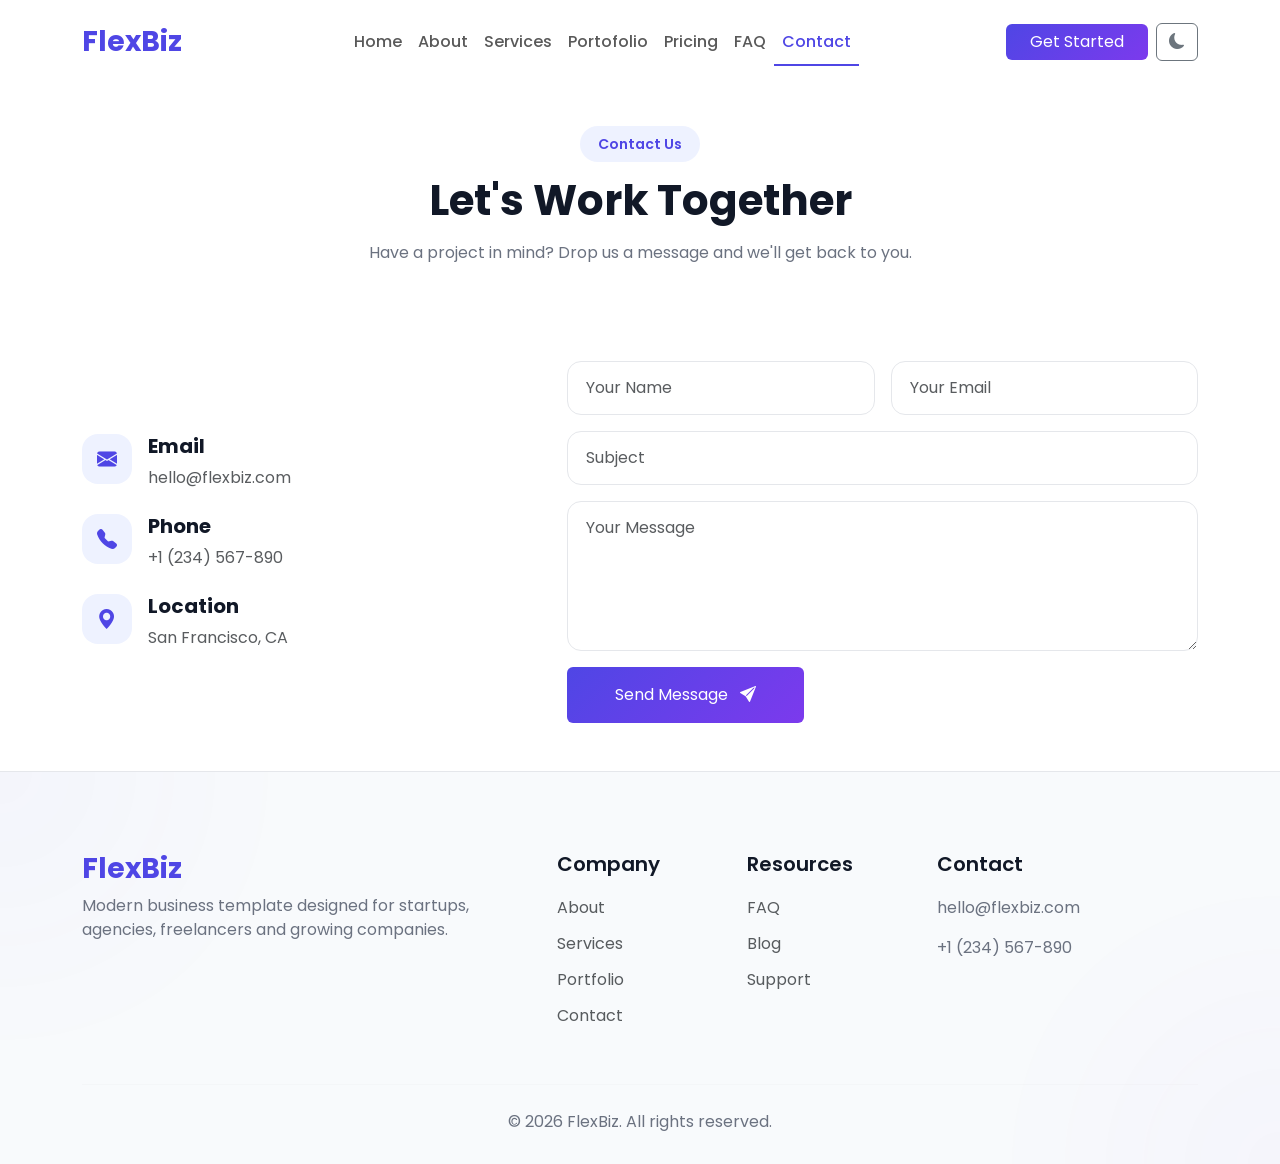
<file: contact.html>
<!DOCTYPE html>
<html lang="en">
<head>
    <meta charset="UTF-8">
    <meta name="viewport" content="width=device-width, initial-scale=1.0">
    <title>Contact - FlexBiz</title>

    <!-- Bootstrap CSS -->
    <link href="https://cdn.jsdelivr.net/npm/bootstrap@5.3.8/dist/css/bootstrap.min.css" rel="stylesheet">

    <!-- Bootstrap Icons -->
    <link rel="stylesheet" href="https://cdn.jsdelivr.net/npm/bootstrap-icons@1.13.1/font/bootstrap-icons.min.css">

    <!-- Google Font -->
    <link href="https://fonts.googleapis.com/css2?family=Poppins:wght@300;400;500;600;700;800&display=swap" rel="stylesheet">

    <!-- Custom CSS -->
    <link rel="stylesheet" href="assets/css/style.css">
    <link rel="stylesheet" href="assets/css/responsive.css">
    <link rel="stylesheet" href="assets/css/darkmode.css">
</head>
<body>

    <!-- ========== NAVBAR ========== -->
    <nav class="navbar navbar-expand-lg bg-white py-3 sticky-top">
        <div class="container">
            <a class="navbar-brand fw-bold fs-3" href="index.html">FlexBiz</a>

            <button class="navbar-toggler" type="button" data-bs-toggle="collapse" data-bs-target="#navbarNav">
                <span class="navbar-toggler-icon"></span>
            </button>

            <div class="collapse navbar-collapse" id="navbarNav">
                <ul class="navbar-nav mx-auto">
                    <li class="nav-item">
                        <a class="nav-link" href="index.html">Home</a>
                    </li>
                    <li class="nav-item">
                        <a class="nav-link" href="about.html">About</a>
                    </li>
                    <li class="nav-item">
                        <a class="nav-link" href="services.html">Services</a>
                    </li>
                    <li class="nav-item">
                        <a class="nav-link" href="portofolio.html">Portofolio</a>
                    </li>
                    <li class="nav-item">
                        <a class="nav-link" href="pricing.html">Pricing</a>
                    </li>
                    <li class="nav-item">
                        <a class="nav-link" href="faq.html">FAQ</a>
                    </li>
                    <li class="nav-item">
                        <a class="nav-link active" href="contact.html">Contact</a>
                    </li>
                </ul>

                <a href="contact.html" class="btn btn-primary px-4">Get Started</a>
                
                <!-- Dark Mode Toggle -->
                <button class="btn btn-outline-secondary ms-2" id="darkModeToggle" type="button">
                    <i class="bi bi-moon-fill"></i>
                </button>
            </div>
        </div>
    </nav>

    <!-- ========== CONTACT SECTION ========== -->
    <section class="contact-section py-5">
        <div class="container">
            <div class="section-header text-center">
                <span class="section-badge">Contact Us</span>
                <h2 class="section-title">Let's Work Together</h2>
                <p class="section-description">
                    Have a project in mind? Drop us a message and we'll get back to you.
                </p>
            </div>

            <div class="row mt-5 g-5 align-items-center">
                <!-- Contact Info -->
                <div class="col-lg-5">
                    <div class="contact-info">
                        <div class="d-flex gap-3 mb-4">
                            <div class="contact-icon-box">
                                <i class="bi bi-envelope-fill"></i>
                            </div>
                            <div>
                                <h5 class="fw-bold">Email</h5>
                                <p class="text-muted mb-0">hello@flexbiz.com</p>
                            </div>
                        </div>
                        <div class="d-flex gap-3 mb-4">
                            <div class="contact-icon-box">
                                <i class="bi bi-telephone-fill"></i>
                            </div>
                            <div>
                                <h5 class="fw-bold">Phone</h5>
                                <p class="text-muted mb-0">+1 (234) 567-890</p>
                            </div>
                        </div>
                        <div class="d-flex gap-3">
                            <div class="contact-icon-box">
                                <i class="bi bi-geo-alt-fill"></i>
                            </div>
                            <div>
                                <h5 class="fw-bold">Location</h5>
                                <p class="text-muted mb-0">San Francisco, CA</p>
                            </div>
                        </div>
                    </div>
                </div>

                <!-- Contact Form -->
                <div class="col-lg-7">
                    <form class="contact-form">
                        <div class="row g-3">
                            <div class="col-md-6">
                                <input type="text" class="form-control" placeholder="Your Name" required>
                            </div>
                            <div class="col-md-6">
                                <input type="email" class="form-control" placeholder="Your Email" required>
                            </div>
                            <div class="col-12">
                                <input type="text" class="form-control" placeholder="Subject">
                            </div>
                            <div class="col-12">
                                <textarea class="form-control" rows="5" placeholder="Your Message" required></textarea>
                            </div>
                            <div class="col-12">
                                <button type="submit" class="btn btn-primary px-5 py-3">
                                    Send Message <i class="bi bi-send-fill ms-2"></i>
                                </button>
                            </div>
                        </div>
                    </form>
                </div>
            </div>
        </div>
    </section>

    <!-- ========== FOOTER ========== -->
    <footer class="footer-section">
        <div class="container">
            <div class="row gy-4">
                <div class="col-lg-5">
                    <h3>FlexBiz</h3>
                    <p>Modern business template designed for startups, agencies, freelancers and growing companies.</p>
                </div>

                <div class="col-lg-2">
                    <h5>Company</h5>
                    <ul>
                        <li><a href="about.html" class="text-decoration-none text-muted">About</a></li>
                        <li><a href="services.html" class="text-decoration-none text-muted">Services</a></li>
                        <li><a href="portfolio.html" class="text-decoration-none text-muted">Portfolio</a></li>
                        <li><a href="contact.html" class="text-decoration-none text-muted">Contact</a></li>
                    </ul>
                </div>

                <div class="col-lg-2">
                    <h5>Resources</h5>
                    <ul>
                        <li><a href="faq.html" class="text-decoration-none text-muted">FAQ</a></li>
                        <li><a href="#" class="text-decoration-none text-muted">Blog</a></li>
                        <li><a href="#" class="text-decoration-none text-muted">Support</a></li>
                    </ul>
                </div>

                <div class="col-lg-3">
                    <h5>Contact</h5>
                    <p>hello@flexbiz.com</p>
                    <p>+1 (234) 567-890</p>
                </div>
            </div>

            <hr>
            <p class="text-center mb-0">© 2026 FlexBiz. All rights reserved.</p>
        </div>
    </footer>

    <!-- Bootstrap JS -->
    <script src="https://cdn.jsdelivr.net/npm/bootstrap@5.3.8/dist/js/bootstrap.bundle.min.js"></script>

    <!-- Custom JS -->
    <script src="assets/js/main.js"></script>
    <script src="assets/js/darkmode.js"></script>
</body>
</html>
</file>
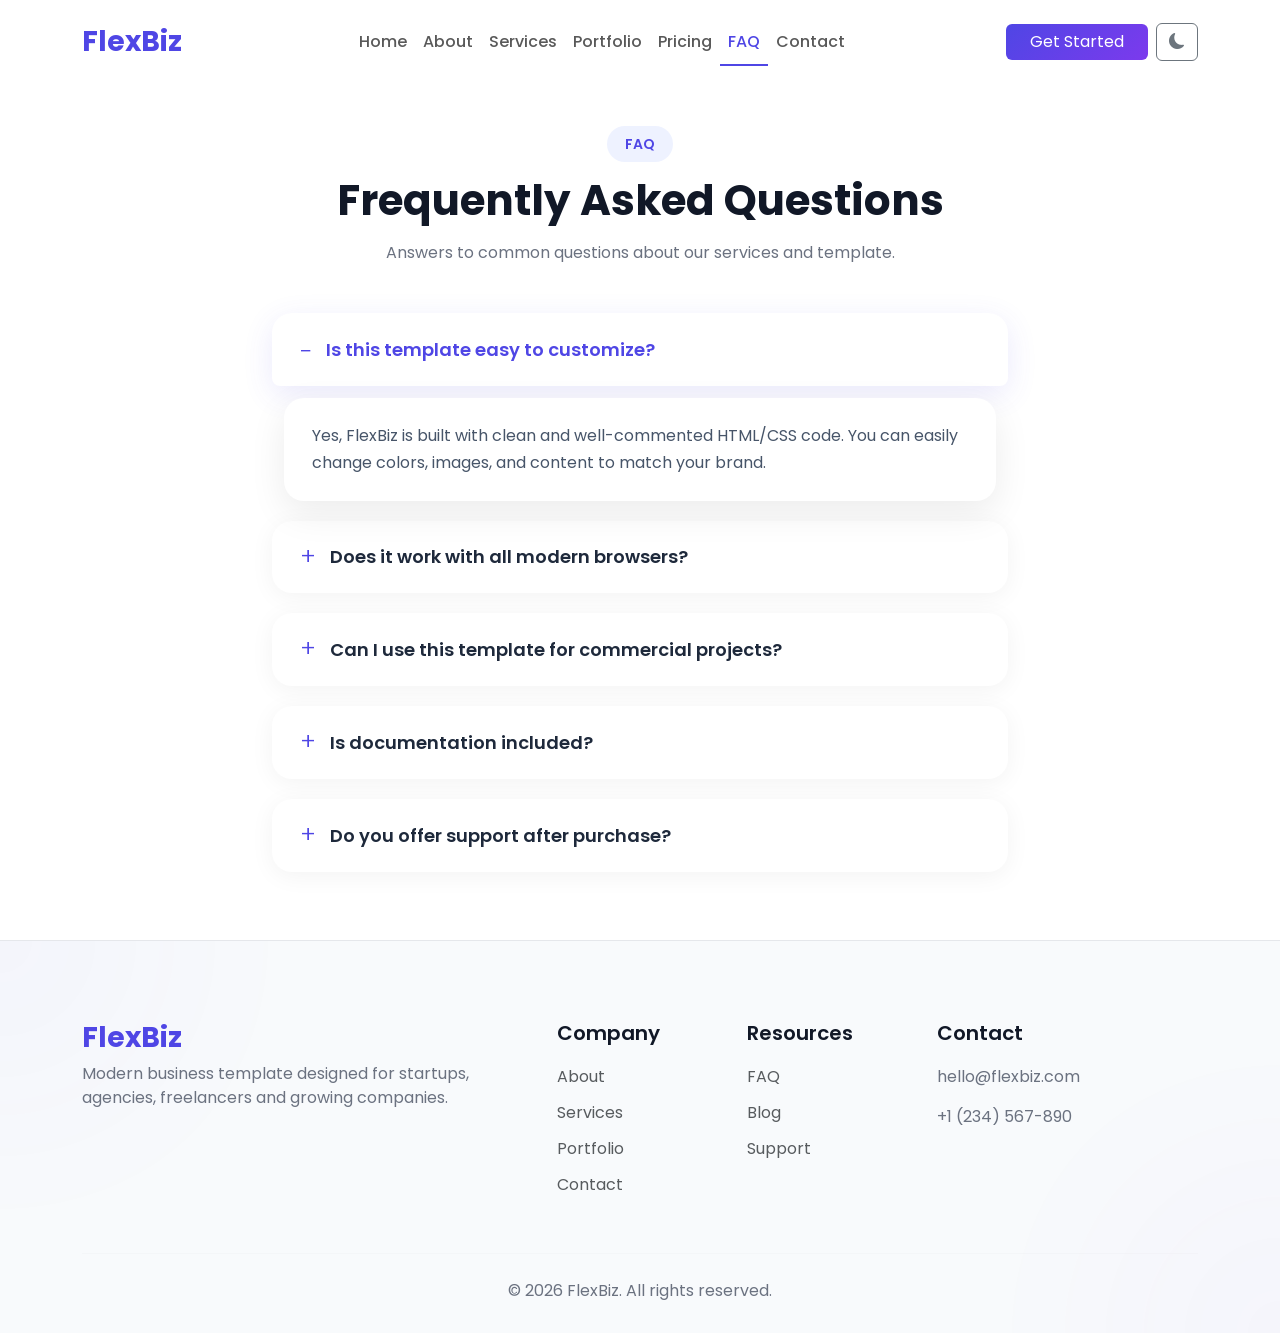
<file: faq.html>
<!DOCTYPE html>
<html lang="en">
<head>
    <meta charset="UTF-8">
    <meta name="viewport" content="width=device-width, initial-scale=1.0">
    <title>FAQ - FlexBiz</title>

    <!-- Bootstrap CSS -->
    <link href="https://cdn.jsdelivr.net/npm/bootstrap@5.3.8/dist/css/bootstrap.min.css" rel="stylesheet">

    <!-- Bootstrap Icons -->
    <link rel="stylesheet" href="https://cdn.jsdelivr.net/npm/bootstrap-icons@1.13.1/font/bootstrap-icons.min.css">

    <!-- Google Font -->
    <link href="https://fonts.googleapis.com/css2?family=Poppins:wght@300;400;500;600;700;800&display=swap" rel="stylesheet">

    <!-- Custom CSS -->
    <link rel="stylesheet" href="assets/css/style.css">
    <link rel="stylesheet" href="assets/css/responsive.css">
    <link rel="stylesheet" href="assets/css/darkmode.css">
</head>
<body>

    <!-- ========== NAVBAR ========== -->
    <nav class="navbar navbar-expand-lg bg-white py-3 sticky-top">
        <div class="container">
            <a class="navbar-brand fw-bold fs-3" href="index.html">FlexBiz</a>

            <button class="navbar-toggler" type="button" data-bs-toggle="collapse" data-bs-target="#navbarNav">
                <span class="navbar-toggler-icon"></span>
            </button>

            <div class="collapse navbar-collapse" id="navbarNav">
                <ul class="navbar-nav mx-auto">
                    <li class="nav-item">
                        <a class="nav-link" href="index.html">Home</a>
                    </li>
                    <li class="nav-item">
                        <a class="nav-link" href="about.html">About</a>
                    </li>
                    <li class="nav-item">
                        <a class="nav-link" href="services.html">Services</a>
                    </li>
                    <li class="nav-item">
                        <a class="nav-link" href="portfolio.html">Portfolio</a>
                    </li>
                    <li class="nav-item">
                        <a class="nav-link" href="pricing.html">Pricing</a>
                    </li>
                    <li class="nav-item">
                        <a class="nav-link active" href="faq.html">FAQ</a>
                    </li>
                    <li class="nav-item">
                        <a class="nav-link" href="contact.html">Contact</a>
                    </li>
                </ul>

                <a href="contact.html" class="btn btn-primary px-4">Get Started</a>
                
                <!-- Dark Mode Toggle -->
                <button class="btn btn-outline-secondary ms-2" id="darkModeToggle" type="button">
                    <i class="bi bi-moon-fill"></i>
                </button>
            </div>
        </div>
    </nav>

    <!-- ========== FAQ SECTION ========== -->
    <section class="faq-section py-5">
        <div class="container">
            <div class="section-header text-center">
                <span class="section-badge">FAQ</span>
                <h2 class="section-title">Frequently Asked Questions</h2>
                <p class="section-description">
                    Answers to common questions about our services and template.
                </p>
            </div>

            <div class="row justify-content-center mt-5">
                <div class="col-lg-8">
                    <div class="accordion faq-floating" id="faqAccordion">
                        
                        <!-- FAQ Item 1 -->
                        <div class="accordion-item">
                            <h2 class="accordion-header">
                                <button class="accordion-button" type="button" data-bs-toggle="collapse" data-bs-target="#faq1" aria-expanded="true">
                                    Is this template easy to customize?
                                </button>
                            </h2>
                            <div id="faq1" class="accordion-collapse collapse show" data-bs-parent="#faqAccordion">
                                <div class="accordion-body">
                                    Yes, FlexBiz is built with clean and well-commented HTML/CSS code. You can easily change colors, images, and content to match your brand.
                                </div>
                            </div>
                        </div>

                        <!-- FAQ Item 2 -->
                        <div class="accordion-item">
                            <h2 class="accordion-header">
                                <button class="accordion-button collapsed" type="button" data-bs-toggle="collapse" data-bs-target="#faq2">
                                    Does it work with all modern browsers?
                                </button>
                            </h2>
                            <div id="faq2" class="accordion-collapse collapse" data-bs-parent="#faqAccordion">
                                <div class="accordion-body">
                                    Absolutely. FlexBiz is compatible with Chrome, Firefox, Safari, Edge, and other modern browsers.
                                </div>
                            </div>
                        </div>

                        <!-- FAQ Item 3 -->
                        <div class="accordion-item">
                            <h2 class="accordion-header">
                                <button class="accordion-button collapsed" type="button" data-bs-toggle="collapse" data-bs-target="#faq3">
                                    Can I use this template for commercial projects?
                                </button>
                            </h2>
                            <div id="faq3" class="accordion-collapse collapse" data-bs-parent="#faqAccordion">
                                <div class="accordion-body">
                                    Yes, with the appropriate license you can use FlexBiz for both personal and commercial client projects.
                                </div>
                            </div>
                        </div>

                        <!-- FAQ Item 4 -->
                        <div class="accordion-item">
                            <h2 class="accordion-header">
                                <button class="accordion-button collapsed" type="button" data-bs-toggle="collapse" data-bs-target="#faq4">
                                    Is documentation included?
                                </button>
                            </h2>
                            <div id="faq4" class="accordion-collapse collapse" data-bs-parent="#faqAccordion">
                                <div class="accordion-body">
                                    Yes, each purchase comes with a detailed PDF documentation to help you get started quickly.
                                </div>
                            </div>
                        </div>

                        <!-- FAQ Item 5 -->
                        <div class="accordion-item">
                            <h2 class="accordion-header">
                                <button class="accordion-button collapsed" type="button" data-bs-toggle="collapse" data-bs-target="#faq5">
                                    Do you offer support after purchase?
                                </button>
                            </h2>
                            <div id="faq5" class="accordion-collapse collapse" data-bs-parent="#faqAccordion">
                                <div class="accordion-body">
                                    Yes, we offer 6 months of support with each purchase, including updates and bug fixes.
                                </div>
                            </div>
                        </div>

                    </div>
                </div>
            </div>
        </div>
    </section>

    <!-- ========== FOOTER ========== -->
    <footer class="footer-section">
        <div class="container">
            <div class="row gy-4">
                <div class="col-lg-5">
                    <h3>FlexBiz</h3>
                    <p>Modern business template designed for startups, agencies, freelancers and growing companies.</p>
                </div>

                <div class="col-lg-2">
                    <h5>Company</h5>
                    <ul>
                        <li><a href="about.html" class="text-decoration-none text-muted">About</a></li>
                        <li><a href="services.html" class="text-decoration-none text-muted">Services</a></li>
                        <li><a href="portfolio.html" class="text-decoration-none text-muted">Portfolio</a></li>
                        <li><a href="contact.html" class="text-decoration-none text-muted">Contact</a></li>
                    </ul>
                </div>

                <div class="col-lg-2">
                    <h5>Resources</h5>
                    <ul>
                        <li><a href="faq.html" class="text-decoration-none text-muted">FAQ</a></li>
                        <li><a href="#" class="text-decoration-none text-muted">Blog</a></li>
                        <li><a href="#" class="text-decoration-none text-muted">Support</a></li>
                    </ul>
                </div>

                <div class="col-lg-3">
                    <h5>Contact</h5>
                    <p>hello@flexbiz.com</p>
                    <p>+1 (234) 567-890</p>
                </div>
            </div>

            <hr>
            <p class="text-center mb-0">© 2026 FlexBiz. All rights reserved.</p>
        </div>
    </footer>

    <!-- Bootstrap JS -->
    <script src="https://cdn.jsdelivr.net/npm/bootstrap@5.3.8/dist/js/bootstrap.bundle.min.js"></script>

    <!-- Custom JS -->
    <script src="assets/js/main.js"></script>
    <script src="assets/js/darkmode.js"></script>
</body>
</html>
</file>
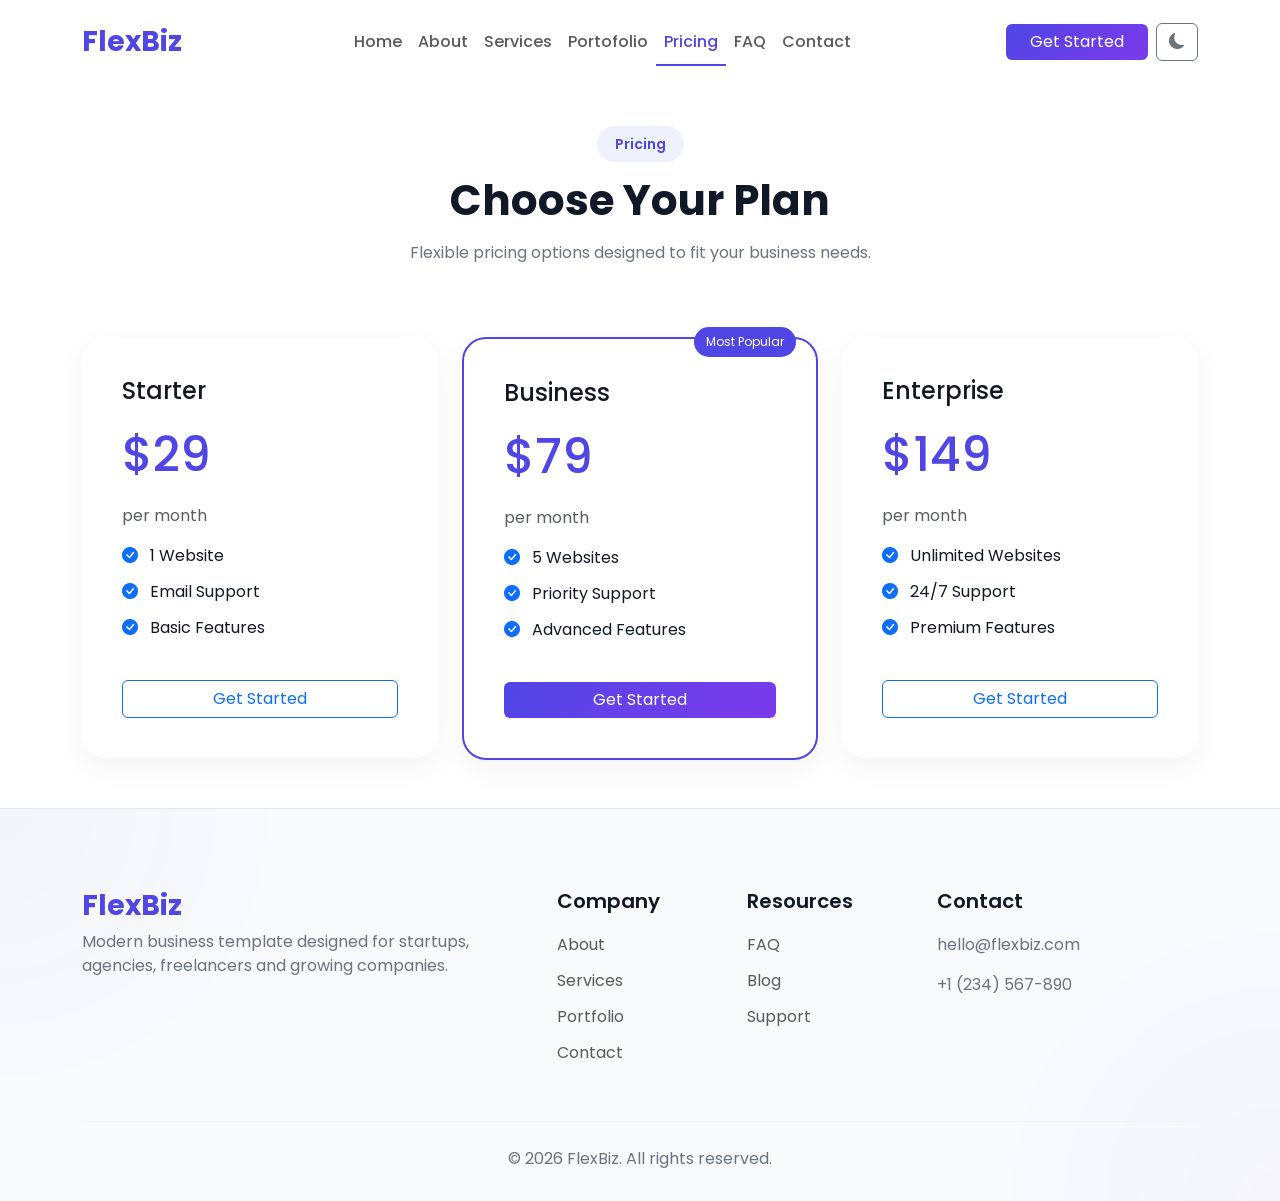
<file: pricing.html>
<!DOCTYPE html>
<html lang="en">
<head>
    <meta charset="UTF-8">
    <meta name="viewport" content="width=device-width, initial-scale=1.0">
    <title>Pricing - FlexBiz</title>

    <!-- Bootstrap CSS -->
    <link href="https://cdn.jsdelivr.net/npm/bootstrap@5.3.8/dist/css/bootstrap.min.css" rel="stylesheet">

    <!-- Bootstrap Icons -->
    <link rel="stylesheet" href="https://cdn.jsdelivr.net/npm/bootstrap-icons@1.13.1/font/bootstrap-icons.min.css">

    <!-- Google Font -->
    <link href="https://fonts.googleapis.com/css2?family=Poppins:wght@300;400;500;600;700;800&display=swap" rel="stylesheet">

    <!-- Custom CSS -->
    <link rel="stylesheet" href="assets/css/style.css">
    <link rel="stylesheet" href="assets/css/responsive.css">
    <link rel="stylesheet" href="assets/css/darkmode.css">
</head>
<body>

    <!-- ========== NAVBAR ========== -->
    <nav class="navbar navbar-expand-lg bg-white py-3 sticky-top">
        <div class="container">
            <a class="navbar-brand fw-bold fs-3" href="index.html">FlexBiz</a>

            <button class="navbar-toggler" type="button" data-bs-toggle="collapse" data-bs-target="#navbarNav">
                <span class="navbar-toggler-icon"></span>
            </button>

            <div class="collapse navbar-collapse" id="navbarNav">
                <ul class="navbar-nav mx-auto">
                    <li class="nav-item">
                        <a class="nav-link" href="index.html">Home</a>
                    </li>
                    <li class="nav-item">
                        <a class="nav-link" href="about.html">About</a>
                    </li>
                    <li class="nav-item">
                        <a class="nav-link" href="services.html">Services</a>
                    </li>
                    <li class="nav-item">
                        <a class="nav-link" href="portofolio.html">Portofolio</a>
                    </li>
                    <li class="nav-item">
                        <a class="nav-link active" href="pricing.html">Pricing</a>
                    </li>
                    <li class="nav-item">
                        <a class="nav-link" href="faq.html">FAQ</a>
                    </li>
                    <li class="nav-item">
                        <a class="nav-link" href="contact.html">Contact</a>
                    </li>
                </ul>

                <a href="contact.html" class="btn btn-primary px-4">Get Started</a>
                
                <!-- Dark Mode Toggle -->
                <button class="btn btn-outline-secondary ms-2" id="darkModeToggle" type="button">
                    <i class="bi bi-moon-fill"></i>
                </button>
            </div>
        </div>
    </nav>

    <!-- ========== PRICING SECTION ========== -->
    <section class="pricing-section py-5">
        <div class="container">
            <div class="section-header text-center">
                <span class="section-badge">Pricing</span>
                <h2 class="section-title">Choose Your Plan</h2>
                <p class="section-description">
                    Flexible pricing options designed to fit your business needs.
                </p>
            </div>

            <div class="row mt-5 g-4">
                <!-- Starter -->
                <div class="col-lg-4">
                    <div class="pricing-card">
                        <h4>Starter</h4>
                        <h2>$29</h2>
                        <p class="text-muted">per month</p>
                        <ul>
                            <li><i class="bi bi-check-circle-fill text-primary me-2"></i> 1 Website</li>
                            <li><i class="bi bi-check-circle-fill text-primary me-2"></i> Email Support</li>
                            <li><i class="bi bi-check-circle-fill text-primary me-2"></i> Basic Features</li>
                        </ul>
                        <a href="contact.html" class="btn btn-outline-primary w-100 mt-4">Get Started</a>
                    </div>
                </div>

                <!-- Business (Featured) -->
                <div class="col-lg-4">
                    <div class="pricing-card featured">
                        <span class="popular-badge">Most Popular</span>
                        <h4>Business</h4>
                        <h2>$79</h2>
                        <p class="text-muted">per month</p>
                        <ul>
                            <li><i class="bi bi-check-circle-fill text-primary me-2"></i> 5 Websites</li>
                            <li><i class="bi bi-check-circle-fill text-primary me-2"></i> Priority Support</li>
                            <li><i class="bi bi-check-circle-fill text-primary me-2"></i> Advanced Features</li>
                        </ul>
                        <a href="contact.html" class="btn btn-primary w-100 mt-4">Get Started</a>
                    </div>
                </div>

                <!-- Enterprise -->
                <div class="col-lg-4">
                    <div class="pricing-card">
                        <h4>Enterprise</h4>
                        <h2>$149</h2>
                        <p class="text-muted">per month</p>
                        <ul>
                            <li><i class="bi bi-check-circle-fill text-primary me-2"></i> Unlimited Websites</li>
                            <li><i class="bi bi-check-circle-fill text-primary me-2"></i> 24/7 Support</li>
                            <li><i class="bi bi-check-circle-fill text-primary me-2"></i> Premium Features</li>
                        </ul>
                        <a href="contact.html" class="btn btn-outline-primary w-100 mt-4">Get Started</a>
                    </div>
                </div>
            </div>
        </div>
    </section>

    <!-- ========== FOOTER ========== -->
    <footer class="footer-section">
        <div class="container">
            <div class="row gy-4">
                <div class="col-lg-5">
                    <h3>FlexBiz</h3>
                    <p>Modern business template designed for startups, agencies, freelancers and growing companies.</p>
                </div>

                <div class="col-lg-2">
                    <h5>Company</h5>
                    <ul>
                        <li><a href="about.html" class="text-decoration-none text-muted">About</a></li>
                        <li><a href="services.html" class="text-decoration-none text-muted">Services</a></li>
                        <li><a href="portfolio.html" class="text-decoration-none text-muted">Portfolio</a></li>
                        <li><a href="contact.html" class="text-decoration-none text-muted">Contact</a></li>
                    </ul>
                </div>

                <div class="col-lg-2">
                    <h5>Resources</h5>
                    <ul>
                        <li><a href="faq.html" class="text-decoration-none text-muted">FAQ</a></li>
                        <li><a href="#" class="text-decoration-none text-muted">Blog</a></li>
                        <li><a href="#" class="text-decoration-none text-muted">Support</a></li>
                    </ul>
                </div>

                <div class="col-lg-3">
                    <h5>Contact</h5>
                    <p>hello@flexbiz.com</p>
                    <p>+1 (234) 567-890</p>
                </div>
            </div>

            <hr>
            <p class="text-center mb-0">© 2026 FlexBiz. All rights reserved.</p>
        </div>
    </footer>

    <!-- Bootstrap JS -->
    <script src="https://cdn.jsdelivr.net/npm/bootstrap@5.3.8/dist/js/bootstrap.bundle.min.js"></script>

    <!-- Custom JS -->
    <script src="assets/js/main.js"></script>
    <script src="assets/js/darkmode.js"></script>
</body>
</html>
</file>
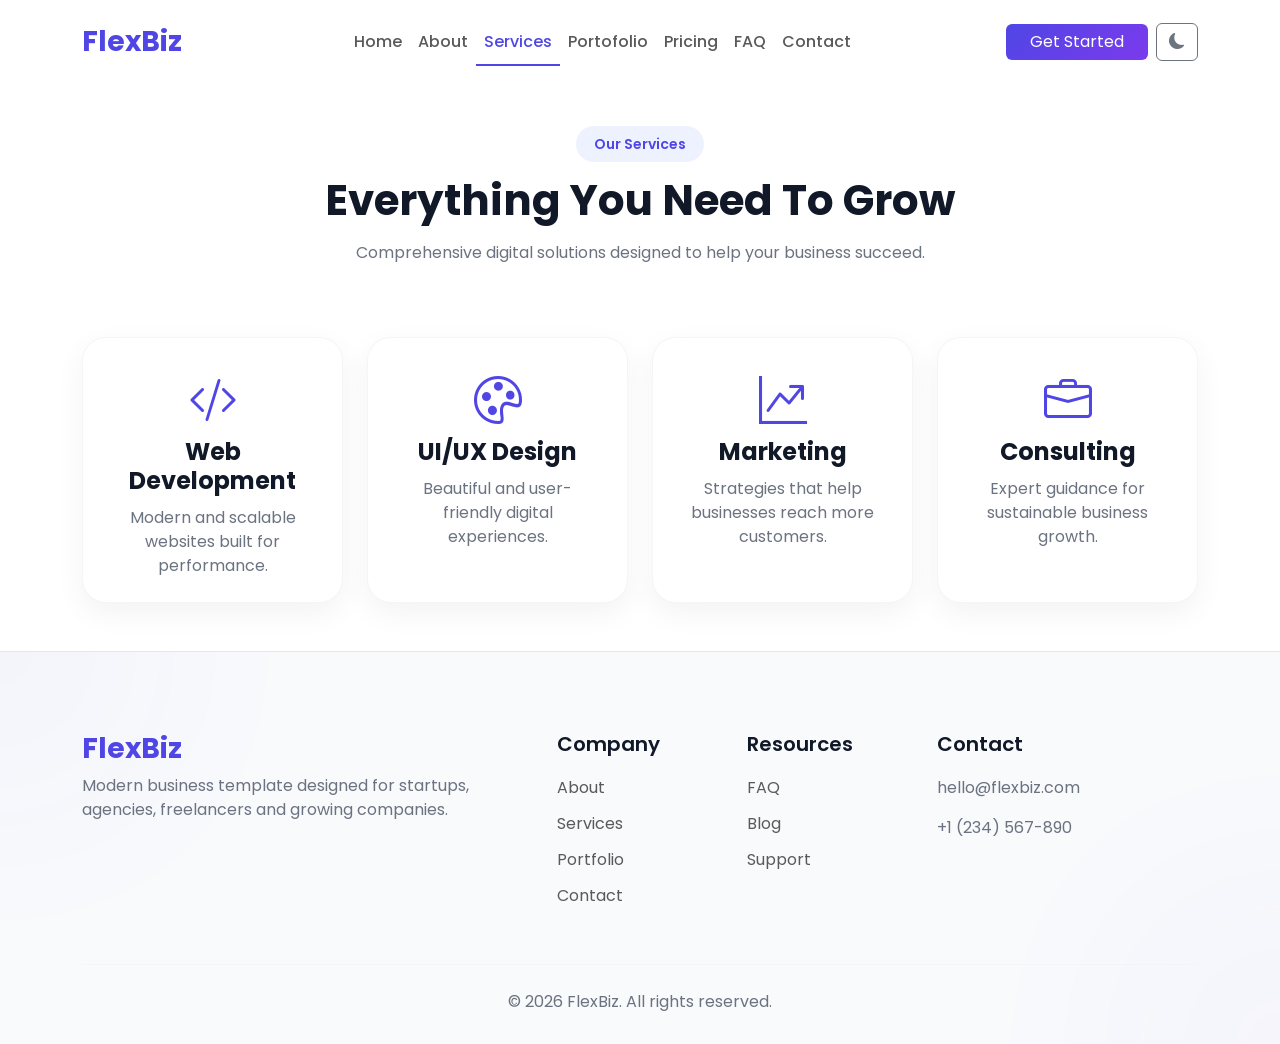
<file: services.html>
<!DOCTYPE html>
<html lang="en">
<head>
    <meta charset="UTF-8">
    <meta name="viewport" content="width=device-width, initial-scale=1.0">
    <title>Services - FlexBiz</title>

    <!-- Bootstrap CSS -->
    <link href="https://cdn.jsdelivr.net/npm/bootstrap@5.3.8/dist/css/bootstrap.min.css" rel="stylesheet">

    <!-- Bootstrap Icons -->
    <link rel="stylesheet" href="https://cdn.jsdelivr.net/npm/bootstrap-icons@1.13.1/font/bootstrap-icons.min.css">

    <!-- Google Font -->
    <link href="https://fonts.googleapis.com/css2?family=Poppins:wght@300;400;500;600;700;800&display=swap" rel="stylesheet">

    <!-- Custom CSS -->
    <link rel="stylesheet" href="assets/css/style.css">
    <link rel="stylesheet" href="assets/css/responsive.css">
    <link rel="stylesheet" href="assets/css/darkmode.css">
</head>
<body>

    <!-- ========== NAVBAR ========== -->
    <nav class="navbar navbar-expand-lg bg-white py-3 sticky-top">
        <div class="container">
            <a class="navbar-brand fw-bold fs-3" href="index.html">FlexBiz</a>

            <button class="navbar-toggler" type="button" data-bs-toggle="collapse" data-bs-target="#navbarNav">
                <span class="navbar-toggler-icon"></span>
            </button>

            <div class="collapse navbar-collapse" id="navbarNav">
                <ul class="navbar-nav mx-auto">
                    <li class="nav-item">
                        <a class="nav-link" href="index.html">Home</a>
                    </li>
                    <li class="nav-item">
                        <a class="nav-link" href="about.html">About</a>
                    </li>
                    <li class="nav-item">
                        <a class="nav-link active" href="services.html">Services</a>
                    </li>
                    <li class="nav-item">
                        <a class="nav-link" href="portofolio.html">Portofolio</a>
                    </li>
                    <li class="nav-item">
                        <a class="nav-link" href="pricing.html">Pricing</a>
                    </li>
                    <li class="nav-item">
                        <a class="nav-link" href="faq.html">FAQ</a>
                    </li>
                    <li class="nav-item">
                        <a class="nav-link" href="contact.html">Contact</a>
                    </li>
                </ul>

                <a href="contact.html" class="btn btn-primary px-4">Get Started</a>
                
                <!-- Dark Mode Toggle -->
                <button class="btn btn-outline-secondary ms-2" id="darkModeToggle" type="button">
                    <i class="bi bi-moon-fill"></i>
                </button>
            </div>
        </div>
    </nav>

    <!-- ========== SERVICES SECTION ========== -->
    <section class="services-section py-5">
        <div class="container">
            <div class="section-header text-center">
                <span class="section-badge">Our Services</span>
                <h2 class="section-title">Everything You Need To Grow</h2>
                <p class="section-description">
                    Comprehensive digital solutions designed to help your business succeed.
                </p>
            </div>

            <div class="row mt-5 g-4">
                <!-- Service 1 -->
                <div class="col-md-6 col-lg-3">
                    <div class="service-card">
                        <i class="bi bi-code-slash service-icon"></i>
                        <h4>Web Development</h4>
                        <p>Modern and scalable websites built for performance.</p>
                    </div>
                </div>

                <!-- Service 2 -->
                <div class="col-md-6 col-lg-3">
                    <div class="service-card">
                        <i class="bi bi-palette service-icon"></i>
                        <h4>UI/UX Design</h4>
                        <p>Beautiful and user-friendly digital experiences.</p>
                    </div>
                </div>

                <!-- Service 3 -->
                <div class="col-md-6 col-lg-3">
                    <div class="service-card">
                        <i class="bi bi-graph-up-arrow service-icon"></i>
                        <h4>Marketing</h4>
                        <p>Strategies that help businesses reach more customers.</p>
                    </div>
                </div>

                <!-- Service 4 -->
                <div class="col-md-6 col-lg-3">
                    <div class="service-card">
                        <i class="bi bi-briefcase service-icon"></i>
                        <h4>Consulting</h4>
                        <p>Expert guidance for sustainable business growth.</p>
                    </div>
                </div>
            </div>
        </div>
    </section>

    <!-- ========== FOOTER ========== -->
    <footer class="footer-section">
        <div class="container">
            <div class="row gy-4">
                <div class="col-lg-5">
                    <h3>FlexBiz</h3>
                    <p>Modern business template designed for startups, agencies, freelancers and growing companies.</p>
                </div>

                <div class="col-lg-2">
                    <h5>Company</h5>
                    <ul>
                        <li><a href="about.html" class="text-decoration-none text-muted">About</a></li>
                        <li><a href="services.html" class="text-decoration-none text-muted">Services</a></li>
                        <li><a href="portfolio.html" class="text-decoration-none text-muted">Portfolio</a></li>
                        <li><a href="contact.html" class="text-decoration-none text-muted">Contact</a></li>
                    </ul>
                </div>

                <div class="col-lg-2">
                    <h5>Resources</h5>
                    <ul>
                        <li><a href="faq.html" class="text-decoration-none text-muted">FAQ</a></li>
                        <li><a href="#" class="text-decoration-none text-muted">Blog</a></li>
                        <li><a href="#" class="text-decoration-none text-muted">Support</a></li>
                    </ul>
                </div>

                <div class="col-lg-3">
                    <h5>Contact</h5>
                    <p>hello@flexbiz.com</p>
                    <p>+1 (234) 567-890</p>
                </div>
            </div>

            <hr>
            <p class="text-center mb-0">© 2026 FlexBiz. All rights reserved.</p>
        </div>
    </footer>

    <!-- Bootstrap JS -->
    <script src="https://cdn.jsdelivr.net/npm/bootstrap@5.3.8/dist/js/bootstrap.bundle.min.js"></script>

    <!-- Custom JS -->
    <script src="assets/js/main.js"></script>
    <script src="assets/js/darkmode.js"></script>
</body>
</html>
</file>
<file: assets/css/style.css>
/* ============================================================
   FLEXBIZ - Main Stylesheet (Premium SaaS Theme)
   ============================================================ */

/* ========== RESET & VARIABLES ========== */
* {
    margin: 0;
    padding: 0;
    box-sizing: border-box;
}

:root {
    --primary: #4F46E5;
    --secondary: #7C3AED;
    --text-light: #6B7280;
}

body {
    font-family: 'Poppins', sans-serif;
    color: #111827;
}

/* ========== GLOBAL COMPONENTS ========== */

/* Brand / Logo */
.navbar-brand {
    color: var(--primary);
    transition: color 0.3s;
}
.navbar-brand:hover {
    color: var(--secondary);
}

/* Tombol Primary */
.btn-primary {
    background: linear-gradient(135deg, var(--primary), var(--secondary));
    border: none;
}

/* Gradient Text */
.gradient-text {
    background: linear-gradient(135deg, #4F46E5, #7C3AED);
    -webkit-background-clip: text;
    -webkit-text-fill-color: transparent;
}

/* Badge Section */
.section-badge {
    background: #EEF2FF;
    color: #4F46E5;
    padding: 8px 18px;
    border-radius: 999px;
    font-size: 14px;
    font-weight: 600;
}

.section-title {
    margin-top: 20px;
    font-size: 42px;
    font-weight: 700;
}

.section-description {
    max-width: 650px;
    margin: 15px auto;
    color: #6B7280;
}

/* ========== NAVBAR HOVER EFFECT ========== */
.navbar .nav-link {
    position: relative;
    font-weight: 500;
    transition: color 0.3s;
}

.navbar .nav-link::after {
    content: '';
    position: absolute;
    bottom: -4px;
    left: 0;
    width: 0;
    height: 2px;
    background: #4F46E5;
    transition: width 0.3s ease;
}

.navbar .nav-link:hover {
    color: #4F46E5;
}

.navbar .nav-link:hover::after {
    width: 100%;
}

.navbar .nav-link.active {
    color: #4F46E5 !important;
}

.navbar .nav-link.active::after {
    width: 100%;
}

/* ========== HERO SECTION ========== */
.hero-section {
    position: relative;
    overflow: hidden;
    background: #f8fafc;
}

.hero-glow {
    position: absolute;
    border-radius: 50%;
    filter: blur(120px);
}

.glow-1 {
    width: 300px;
    height: 300px;
    background: #4F46E5;
    opacity: 0.15;
    top: -50px;
    left: -50px;
}

.glow-2 {
    width: 300px;
    height: 300px;
    background: #7C3AED;
    opacity: 0.15;
    bottom: -50px;
    right: -50px;
}

.hero-badge {
    display: inline-block;
    background: #EEF2FF;
    color: var(--primary);
    padding: 10px 18px;
    border-radius: 999px;
    font-size: 14px;
    font-weight: 600;
}

.hero-title {
    font-size: 72px;
    font-weight: 800;
    line-height: 1.1;
}

.hero-description {
    margin-top: 20px;
    font-size: 18px;
    color: var(--text-light);
    max-width: 550px;
}

.hero-buttons {
    margin-top: 35px;
}

.hero-social-proof {
    display: flex;
    align-items: center;
    gap: 15px;
    margin-top: 35px;
    flex-wrap: wrap;
}

.avatar-group {
    display: flex;
}

.avatar-group img {
    width: 45px;
    height: 45px;
    border-radius: 50%;
    border: 3px solid white;
    margin-left: -10px;
}

.avatar-group img:first-child {
    margin-left: 0;
}

.hero-social-proof p {
    margin: 0;
    color: #6B7280;
    font-size: 14px;
}

/* Dashboard Card (Hero) */
.hero-card {
    background: white;
    border-radius: 24px;
    padding: 35px;
    border: 1px solid rgba(79, 70, 229, 0.08);
    box-shadow: 0 25px 60px rgba(79, 70, 229, 0.12);
    transition: all 0.3s ease;
}

.hero-card:hover {
    transform: translateY(-5px);
}

.dashboard-header {
    font-weight: 700;
    font-size: 28px;
    margin-bottom: 25px;
}

.dashboard-content {
    display: grid;
    grid-template-columns: repeat(2, 1fr);
    gap: 20px;
}

.stat-box {
    background: #f8fafc;
    border-radius: 18px;
    padding: 30px;
    text-align: center;
    transition: 0.3s;
}

.stat-box:hover {
    transform: translateY(-3px);
}

.stat-box h3 {
    color: var(--primary);
    font-weight: 800;
    font-size: 42px;
    margin-bottom: 10px;
}

.stat-box p {
    margin-top: 8px;
    color: var(--text-light);
}

.stat-icon {
    font-size: 24px;
    color: #4F46E5;
    margin-bottom: 15px;
    display: block;
}

/* ========== TRUSTED BY ========== */
.trusted-title {
    color: #6B7280;
    margin-bottom: 30px;
}

.trusted-logos {
    display: flex;
    justify-content: center;
    gap: 60px;
    flex-wrap: wrap;
}

.trusted-logos span {
    font-size: 22px;
    font-weight: 700;
    color: #9CA3AF;
}

/* ========== SERVICES ========== */
.service-card {
    background: white;
    padding: 28px 28px 24px;
    border-radius: 24px;
    text-align: center;
    border: 1px solid rgba(0, 0, 0, 0.04);
    box-shadow: 0 10px 30px rgba(0, 0, 0, 0.05);
    transition: all 0.35s cubic-bezier(0.25, 0.46, 0.45, 0.94);
    position: relative;
    z-index: 1;
    height: 100%;
}

.service-card:hover {
    transform: translateY(-12px);
    border-color: rgba(79, 70, 229, 0.2);
    box-shadow: 0 25px 50px rgba(79, 70, 229, 0.15);
}

.service-icon {
    font-size: 48px;
    color: #4F46E5;
    margin-bottom: 20px;
}

.service-card h4 {
    margin: 0 0 10px;
    font-weight: 700;
}

.service-card p {
    margin: 0;
    color: #6B7280;
    line-height: 1.5;
}

/* Featured service */
.service-card.featured-card {
    border: 2px solid rgba(79, 70, 229, 0.3);
    box-shadow: 0 15px 40px rgba(79, 70, 229, 0.12);
}

.service-card.featured-card:hover {
    border-color: #4F46E5;
    box-shadow: 0 25px 60px rgba(79, 70, 229, 0.25);
}

.featured-badge {
    display: inline-block;
    background: linear-gradient(135deg, #4F46E5, #7C3AED);
    color: white;
    font-size: 11px;
    font-weight: 600;
    padding: 4px 12px;
    border-radius: 20px;
    position: absolute;
    top: -12px;
    left: 50%;
    transform: translateX(-50%);
    white-space: nowrap;
    z-index: 2;
}

/* ========== ABOUT ========== */
.about-section {
    background: #ffffff;
}

.about-image img {
    border-radius: 24px;
    box-shadow: 0 20px 50px rgba(0, 0, 0, 0.08);
}

.about-text {
    color: #6B7280;
    line-height: 1.8;
    margin-top: 15px;
}

/* ========== STATS ========== */
.stats-section {
    background: #f8fafc;
}

.stat-card {
    background: white;
    padding: 35px;
    border-radius: 24px;
    text-align: center;
    box-shadow: 0 10px 30px rgba(0, 0, 0, 0.05);
    transition: 0.3s;
}

.stat-card:hover {
    transform: translateY(-8px);
}

.stat-card h2 {
    color: #4F46E5;
    font-weight: 800;
    margin-bottom: 10px;
}

.stat-card p {
    color: #6B7280;
    margin: 0;
}

/* ========== PORTOFOLIO ========== */
.portofolio-section {
    background: #ffffff;
}

.portofolio-card {
    background: white;
    border-radius: 24px;
    overflow: hidden;
    box-shadow: 0 10px 30px rgba(0, 0, 0, 0.06);
    transition: 0.3s;
}

.portofolio-card:hover {
    transform: translateY(-10px);
}

.portofolio-card img {
    width: 100%;
    height: 250px;
    object-fit: cover;
}

.portofolio-content {
    padding: 25px;
    background: transparent; /* memastikan tidak ada background putih */
}

.portofolio-content h5 {
    font-weight: 700;
}

.portofolio-content span {
    color: #6B7280;
}

/* ========== TESTIMONIALS ========== */
.testimonials-section {
    background: #f8fafc;
}

.testimonial-card {
    background: white;
    padding: 35px;
    border-radius: 24px;
    text-align: center;
    box-shadow: 0 10px 30px rgba(0, 0, 0, 0.05);
    transition: 0.3s;
}

.testimonial-card:hover {
    transform: translateY(-5px);
}

.testimonial-card img {
    width: 80px;
    height: 80px;
    border-radius: 50%;
    margin-bottom: 20px;
}

.testimonial-card h5 {
    font-weight: 700;
}

.testimonial-card span {
    color: #6B7280;
    font-size: 14px;
}

.testimonial-card p {
    margin-top: 15px;
    color: #6B7280;
}

/* ========== PRICING ========== */
.pricing-card {
    background: white;
    padding: 40px;
    border-radius: 24px;
    box-shadow: 0 10px 30px rgba(0, 0, 0, 0.05);
    position: relative;
}

.pricing-card h2 {
    font-size: 48px;
    color: #4F46E5;
    margin: 20px 0;
}

.pricing-card ul {
    list-style: none;
    padding: 0;
}

.pricing-card li {
    margin-bottom: 12px;
}

.featured {
    border: 2px solid #4F46E5;
}

.popular-badge {
    position: absolute;
    top: -12px;
    right: 20px;
    background: #4F46E5;
    color: white;
    padding: 6px 12px;
    border-radius: 999px;
    font-size: 12px;
}

/* ========== FAQ (FLOATING ACCORDION) ========== */
.faq-floating .accordion-item {
    border: none;
    background: transparent;
    margin-bottom: 20px;
}

.faq-floating .accordion-button {
    background: #ffffff;
    border-radius: 20px !important;
    padding: 22px 28px;
    font-weight: 600;
    font-size: 18px;
    color: #1e293b;
    box-shadow: 0 4px 24px rgba(0, 0, 0, 0.05);
    transition: all 0.3s ease;
    position: relative;
}

.faq-floating .accordion-button:not(.collapsed) {
    background: #ffffff;
    color: #4F46E5;
    box-shadow: 0 8px 30px rgba(79, 70, 229, 0.12);
    border-radius: 20px 20px 8px 8px !important;
}

/* Hilangkan panah default Bootstrap */
.faq-floating .accordion-button::after {
    display: none;
}

/* Ikon custom */
.faq-floating .accordion-button::before {
    content: '+';
    font-size: 24px;
    font-weight: 300;
    color: #4F46E5;
    margin-right: 14px;
    transition: transform 0.3s ease;
}

.faq-floating .accordion-button:not(.collapsed)::before {
    content: '−';
    transform: rotate(180deg);
}

/* Floating Answer Card */
.faq-floating .accordion-body {
    background: #ffffff;
    margin: 12px 12px 0 12px;
    padding: 24px 28px;
    border-radius: 20px;
    box-shadow: 0 12px 36px rgba(0, 0, 0, 0.08);
    color: #475569;
    line-height: 1.7;
    font-size: 16px;
    position: relative;
    z-index: 2;
    animation: floatIn 0.25s ease-out;
}

@keyframes floatIn {
    from { opacity: 0; transform: translateY(-8px); }
    to { opacity: 1; transform: translateY(0); }
}

.faq-floating .accordion-collapse {
    transition: height 0.35s ease;
}

/* ========== CONTACT SECTION ========== */
.contact-section {
    background: #ffffff;
}

.contact-icon-box {
    width: 50px;
    height: 50px;
    background: #EEF2FF;
    color: #4F46E5;
    border-radius: 16px;
    display: flex;
    align-items: center;
    justify-content: center;
    font-size: 20px;
    flex-shrink: 0;
}

.contact-form .form-control {
    border-radius: 14px;
    padding: 14px 18px;
    border: 1px solid #E5E7EB;
    transition: 0.3s;
}

.contact-form .form-control:focus {
    border-color: #4F46E5;
    box-shadow: 0 0 0 4px rgba(79, 70, 229, 0.1);
}

/* ========== CTA BANNER ========== */
.cta-section {
    background: #ffffff;
}

.cta-box {
    background: linear-gradient(135deg, #4F46E5, #7C3AED);
    padding: 80px 40px;
    border-radius: 32px;
    text-align: center;
    color: white;
    box-shadow: 0 20px 50px rgba(79, 70, 229, 0.20);
}

.cta-box h2 {
    font-size: 48px;
    font-weight: 700;
    margin-bottom: 20px;
}

.cta-box p {
    max-width: 600px;
    margin: 0 auto 30px;
    opacity: 0.9;
}

.cta-box .btn {
    padding: 14px 32px;
    font-weight: 600;
}

/* ========== FOOTER ========== */
.footer-section {
    background: #F8FAFC;
    padding: 80px 0 30px;
    border-top: 1px solid #E5E7EB;
    position: relative;
    overflow: hidden;
}

.footer-section::before {
    content: '';
    position: absolute;
    width: 300px;
    height: 300px;
    background: #4F46E5;
    opacity: 0.04;
    border-radius: 50%;
    filter: blur(120px);
    top: -150px;
    left: -150px;
}

.footer-section::after {
    content: '';
    position: absolute;
    width: 300px;
    height: 300px;
    background: #7C3AED;
    opacity: 0.04;
    border-radius: 50%;
    filter: blur(120px);
    bottom: -150px;
    right: -150px;
}

.footer-section .container {
    position: relative;
    z-index: 2;
}

.footer-section h3 {
    color: #4F46E5;
    font-weight: 700;
}

.footer-section h5 {
    font-weight: 600;
    margin-bottom: 20px;
}

.footer-section ul {
    list-style: none;
    padding: 0;
}

.footer-section li {
    margin-bottom: 12px;
}

.footer-section a {
    transition: 0.3s;
}

.footer-section a:hover {
    color: #4F46E5 !important;
}

.footer-section p {
    color: #6B7280;
}

.footer-section hr {
    margin: 40px 0 25px;
    border-color: #E5E7EB;
}

/* ========== REVEAL ON SCROLL ========== */
.reveal {
    opacity: 0;
    transform: translateY(30px);
    transition: opacity 0.8s ease, transform 0.8s ease;
}

.reveal.active {
    opacity: 1;
    transform: translateY(0);
}

/* ========== RESPONSIVE (dasar) ========== */
@media (max-width: 992px) {
    .hero-title {
        font-size: 42px;
    }
    .hero-card {
        margin-top: 50px;
    }
    .cta-box {
        padding: 60px 25px;
    }
    .cta-box h2 {
        font-size: 32px;
    }
}
</file>
<file: assets/css/responsive.css>
/* ============================================================
   FLEXBIZ - Responsive Stylesheet
   ============================================================ */

/* ========== TABLET (max-width: 992px) ========== */
@media (max-width: 992px) {
    
    /* Hero */
    .hero-title {
        font-size: 48px;
    }
    .hero-card {
        margin-top: 40px;
    }
    .hero-buttons .btn {
        display: block;
        width: 100%;
        margin-bottom: 12px;
    }
    .hero-buttons .btn+.btn {
        margin-left: 0 !important;
    }

    /* Section title */
    .section-title {
        font-size: 36px;
    }

    /* CTA */
    .cta-box h2 {
        font-size: 36px;
    }

    /* Trusted logos */
    .trusted-logos {
        gap: 30px;
    }

    /* Dashboard grid tetap 2 kolom di tablet */
    .dashboard-content {
        grid-template-columns: repeat(2, 1fr);
        gap: 16px;
    }
    .stat-box {
        padding: 20px;
    }
    .stat-box h3 {
        font-size: 32px;
    }

    /* Footer */
    .footer-section .row>div {
        margin-bottom: 30px;
    }
}

/* ========== MOBILE (max-width: 768px) ========== */
@media (max-width: 768px) {
    
    /* Hero */
    .hero-title {
        font-size: 38px;
    }
    .hero-description {
        font-size: 16px;
        max-width: 100%;
    }
    .hero-social-proof {
        flex-direction: column;
        align-items: flex-start;
    }

    /* Dashboard jadi 1 kolom */
    .dashboard-content {
        grid-template-columns: 1fr;
    }

    /* About */
    .about-section .row {
        flex-direction: column-reverse;
    }
    .about-image img {
        margin-bottom: 30px;
    }

    /* Portfolio */
    .portfolio-card img {
        height: 200px;
    }

    /* FAQ */
    .faq-floating .accordion-button {
        font-size: 16px;
        padding: 18px 20px;
    }
    .faq-floating .accordion-body {
        padding: 0 20px 20px;
    }

    /* Contact */
    .contact-info {
        margin-bottom: 30px;
    }

    /* CTA */
    .cta-box {
        padding: 50px 25px;
    }
    .cta-box h2 {
        font-size: 30px;
    }
}

/* ========== SMALL PHONE (max-width: 576px) ========== */
@media (max-width: 576px) {
    
    /* Hero */
    .hero-title {
        font-size: 32px;
    }
    .hero-badge {
        font-size: 12px;
        padding: 6px 14px;
    }

    /* Section title */
    .section-title {
        font-size: 28px;
    }

    /* Stats card */
    .stat-card h2 {
        font-size: 32px;
    }
    .stat-card p {
        font-size: 14px;
    }

    /* Pricing */
    .pricing-card {
        padding: 30px 25px;
    }
    .pricing-card h2 {
        font-size: 36px;
    }

    /* Trusted logos */
    .trusted-logos span {
        font-size: 18px;
    }
    .trusted-logos {
        gap: 20px;
    }

    /* CTA */
    .cta-box {
        padding: 40px 20px;
    }
    .cta-box h2 {
        font-size: 28px;
    }

    /* Footer */
    .footer-section {
        padding: 60px 0 25px;
    }
}
</file>
<file: assets/css/darkmode.css>
/* ============================================================
   FLEXBIZ DARK MODE - Premium SaaS Theme (FINAL)
   ============================================================ */

/* ========== BODY & BACKGROUND ========== */
body.dark {
    background-color: #0b0f19;
    color: #e2e8f0;
}

/* ========== NAVBAR ========== */
body.dark .navbar {
    background-color: #0b0f19 !important;
    border-bottom: 1px solid rgba(255, 255, 255, 0.06);
}

body.dark .navbar-brand {
    color: #818cf8;
}
body.dark .navbar-brand:hover {
    color: #a5b4fc;
}

body.dark .navbar .nav-link {
    color: #cbd5e1;
}
body.dark .navbar .nav-link.active,
body.dark .navbar .nav-link:hover {
    color: #a5b4fc !important;
}

body.dark .navbar .btn-outline-secondary {
    border-color: rgba(255, 255, 255, 0.15);
    color: #cbd5e1;
}
body.dark .navbar .btn-outline-secondary:hover {
    background: rgba(255, 255, 255, 0.05);
}

/* ========== HERO SECTION ========== */
body.dark .hero-section {
    background-color: #0b0f19;
}

body.dark .hero-glow {
    opacity: 0.12;
}
body.dark .glow-1 {
    background: #4F46E5;
    width: 400px;
    height: 400px;
    top: -80px;
    left: -80px;
    filter: blur(140px);
}
body.dark .glow-2 {
    background: #7C3AED;
    width: 350px;
    height: 350px;
    bottom: -60px;
    right: -60px;
    filter: blur(130px);
}

body.dark .hero-card {
    background: #111827;
    border: 1px solid rgba(99, 102, 241, 0.12);
    box-shadow: 0 20px 50px rgba(0, 0, 0, 0.5),
                0 0 0 1px rgba(79, 70, 229, 0.08);
}

body.dark .dashboard-header {
    color: #f1f5f9;
}

body.dark .stat-box {
    background: #1a2332;
    border: 1px solid rgba(99, 102, 241, 0.15);
    box-shadow: 0 8px 24px rgba(0, 0, 0, 0.3),
                inset 0 1px 0 rgba(255, 255, 255, 0.04);
}
body.dark .stat-box:hover {
    background: #1e2a3a;
    border-color: rgba(79, 70, 229, 0.3);
    box-shadow: 0 12px 28px rgba(0, 0, 0, 0.4);
}

body.dark .stat-icon {
    color: #818cf8;
}
body.dark .stat-box h3 {
    color: #a5b4fc;
}
body.dark .stat-box p {
    color: #94a3b8;
}

body.dark .gradient-text {
    background: linear-gradient(135deg, #a5b4fc, #c084fc);
    -webkit-background-clip: text;
    -webkit-text-fill-color: transparent;
}

body.dark .hero-badge {
    background: rgba(79, 70, 229, 0.15);
    color: #a5b4fc;
}
body.dark .hero-description {
    color: #94a3b8;
}
body.dark .avatar-group img {
    border-color: #111827;
}
body.dark .hero-social-proof p {
    color: #94a3b8;
}

/* ========== SECTION BACKGROUNDS ========== */
body.dark .trusted-section,
body.dark .stats-section,
body.dark .testimonials-section {
    background-color: #0f172a;
}

body.dark .about-section,
body.dark .services-section,
body.dark .portofolio-section,   /* perbaikan */
body.dark .cta-section {
    background-color: #0b0f19;
}

body.dark .contact-section {
    background-color: #0f172a;
}

/* ========== BADGES ========== */
body.dark .section-badge {
    background: rgba(79, 70, 229, 0.12);
    color: #a5b4fc;
}

/* ========== TYPOGRAPHY ========== */
body.dark .section-title {
    color: #f1f5f9;
}
body.dark .section-description {
    color: #94a3b8;
}

/* ========== STATISTICS CARDS (DARK MODE) ========== */
body.dark .stat-card {
    background-color: #111827;
    border: 1px solid rgba(255, 255, 255, 0.05);
    box-shadow: 0 10px 30px rgba(0, 0, 0, 0.4);
}

body.dark .stat-card h2 {
    color: #a5b4fc;
}

body.dark .stat-card p {
    color: #94a3b8;
}

/* ========== SERVICES CARDS ========== */
body.dark .service-card {
    background-color: #111827;
    border: 1px solid rgba(255, 255, 255, 0.05);
    box-shadow: 0 10px 30px rgba(0, 0, 0, 0.4);
}

body.dark .service-card:hover {
    background-color: #1a1f2b;
    border-color: rgba(129, 140, 248, 0.3);
    box-shadow: 0 25px 50px rgba(0, 0, 0, 0.6), 0 0 0 1px rgba(79, 70, 229, 0.2);
}

body.dark .service-icon {
    color: #818cf8;
}

body.dark .service-card h4 {
    color: #f1f5f9;
}

body.dark .service-card p {
    color: #94a3b8;
}

/* Featured card di dark mode */
body.dark .service-card.featured-card {
    border: 2px solid rgba(129, 140, 248, 0.4);
    box-shadow: 0 15px 40px rgba(0, 0, 0, 0.5), 0 0 0 1px rgba(79, 70, 229, 0.2);
}
body.dark .service-card.featured-card:hover {
    border-color: #818cf8;
    box-shadow: 0 25px 60px rgba(0, 0, 0, 0.7), 0 0 0 1px rgba(129, 140, 248, 0.5);
}
body.dark .featured-badge {
    background: linear-gradient(135deg, #4F46E5, #7C3AED);
    color: white;
}

/* Background glow untuk services section */
body.dark .services-section {
    position: relative;
    overflow: hidden;
}
body.dark .services-section::before {
    content: '';
    position: absolute;
    top: 50%;
    left: 50%;
    transform: translate(-50%, -50%);
    width: 600px;
    height: 600px;
    background: radial-gradient(circle, rgba(79, 70, 229, 0.06) 0%, transparent 70%);
    border-radius: 50%;
    pointer-events: none;
    z-index: 0;
}

/* ========== PORTOFOLIO CARDS (DARK MODE) ========== */
body.dark .portofolio-card {
    background-color: #111827 !important;  /* paksa gelap */
    border: 1px solid rgba(255, 255, 255, 0.05);
    box-shadow: 0 10px 30px rgba(0, 0, 0, 0.4);
}

body.dark .portofolio-content {
    background-color: transparent !important; /* ikut card */
}

body.dark .portofolio-content h5 {
    color: #f1f5f9;
}

body.dark .portofolio-content span {
    color: #94a3b8;
}

/* ========== PRICING ========== */
body.dark .pricing-card {
    background-color: #111827;
    border: 1px solid rgba(255, 255, 255, 0.05);
    box-shadow: 0 10px 30px rgba(0, 0, 0, 0.4);
}
body.dark .pricing-card.featured {
    border-color: #818cf8;
    box-shadow: 0 10px 30px rgba(0, 0, 0, 0.4), 0 0 0 1px rgba(129, 140, 248, 0.2);
}
body.dark .popular-badge {
    background: #818cf8;
    color: #0b0f19;
}
body.dark .pricing-card h2 {
    color: #a5b4fc;
}
body.dark .pricing-card h4 {
    color: #f1f5f9;
}
body.dark .pricing-card p {
    color: #94a3b8;
}

/* ========== TESTIMONIALS (ABOUT PAGE) ========== */
body.dark .testimonial-card {
    background: #111827 !important;
    border: 1px solid rgba(255, 255, 255, 0.05);
    box-shadow: 0 10px 30px rgba(0, 0, 0, 0.4);
}

body.dark .testimonial-card img {
    border: 3px solid #1a2332;
}

body.dark .testimonial-card h5 {
    color: #f1f5f9;
}

body.dark .testimonial-card span,
body.dark .testimonial-card p {
    color: #94a3b8;
}

/* ========== ABOUT ========== */
body.dark .about-text {
    color: #94a3b8;
}

/* ========== TRUSTED LOGOS ========== */
body.dark .trusted-logos span {
    color: #64748b;
}

/* ========== ACCORDION FAQ (FLOATING) ========== */
body.dark .accordion-item {
    background-color: transparent;
    border: none;
}

body.dark .accordion-button {
    background-color: #111827;
    color: #e2e8f0;
    box-shadow: 0 4px 24px rgba(0, 0, 0, 0.3);
    border-radius: 20px !important;
}
body.dark .accordion-button:not(.collapsed) {
    background-color: #1a2332;
    color: #818cf8;
    box-shadow: 0 8px 30px rgba(79, 70, 229, 0.2);
    border-radius: 20px 20px 8px 8px !important;
}
body.dark .accordion-button::after {
    filter: invert(1) brightness(2);
}
body.dark .accordion-button::before {
    color: #818cf8;
}

/* Floating Answer Card - padding seimbang */
body.dark .accordion-body {
    background-color: #111827;
    color: #e2e8f0 !important;
    border-radius: 20px;
    margin-top: 12px;               /* jarak dari pertanyaan */
    padding: 24px 28px;             /* atas & bawah seimbang */
    box-shadow: 0 12px 36px rgba(0, 0, 0, 0.4);
}
body.dark .accordion-body.text-muted {
    color: #cbd5e1 !important;
}

/* ========== CONTACT FORM ========== */
body.dark .contact-icon-box {
    background: rgba(79, 70, 229, 0.12);
    color: #818cf8;
}
body.dark .contact-form .form-control {
    background-color: #111827;
    border-color: rgba(255, 255, 255, 0.08);
    color: #e2e8f0;
}
body.dark .contact-form .form-control:focus {
    border-color: #818cf8;
    box-shadow: 0 0 0 4px rgba(129, 140, 248, 0.2);
}
body.dark .contact-form .form-control::placeholder {
    color: #64748b;
}

/* ========== CONTACT INFO ========== */
body.dark .contact-info h5 {
    color: #f1f5f9;
}
body.dark .contact-info p,
body.dark .contact-info span,
body.dark .contact-info a {
    color: #cbd5e1;
}
body.dark .contact-info p.text-muted {
    color: #cbd5e1 !important;
}

/* ========== CTA BOX ========== */
body.dark .cta-box {
    background: linear-gradient(135deg, #4338ca, #6d28d9);
    box-shadow: 0 20px 50px rgba(0, 0, 0, 0.5);
}

/* ========== FOOTER ========== */
body.dark .footer-section {
    background: #0b0f19;
    border-top: none;
    position: relative;
    box-shadow: 0 -10px 30px rgba(0, 0, 0, 0.5);
}

/* Gradient divider premium */
body.dark .footer-section::before {
    content: '';
    position: absolute;
    top: 0;
    left: 10%;
    width: 80%;
    height: 2px;
    background: linear-gradient(
        to right,
        transparent,
        #4F46E5,
        #7C3AED,
        transparent
    );
    opacity: 0.6;
    border-radius: 100%;
    z-index: 1;
}

/* Semua teks footer harus terang */
body.dark .footer-section h3 {
    color: #818cf8;
}
body.dark .footer-section h5 {
    color: #f1f5f9;
}
body.dark .footer-section p,
body.dark .footer-section a,
body.dark .footer-section li,
body.dark .footer-section span {
    color: #cbd5e1 !important;
}
body.dark .footer-section a:hover {
    color: #a5b4fc !important;
}
body.dark .footer-section a.text-muted {
    color: #cbd5e1 !important;
}
body.dark .footer-section hr {
    border-color: rgba(255, 255, 255, 0.06);
}

/* ========== MISC ========== */
body.dark .btn-outline-dark {
    border-color: #334155;
    color: #cbd5e1;
}
body.dark .btn-outline-dark:hover {
    background: #1e293b;
    color: #f1f5f9;
}
</file>
